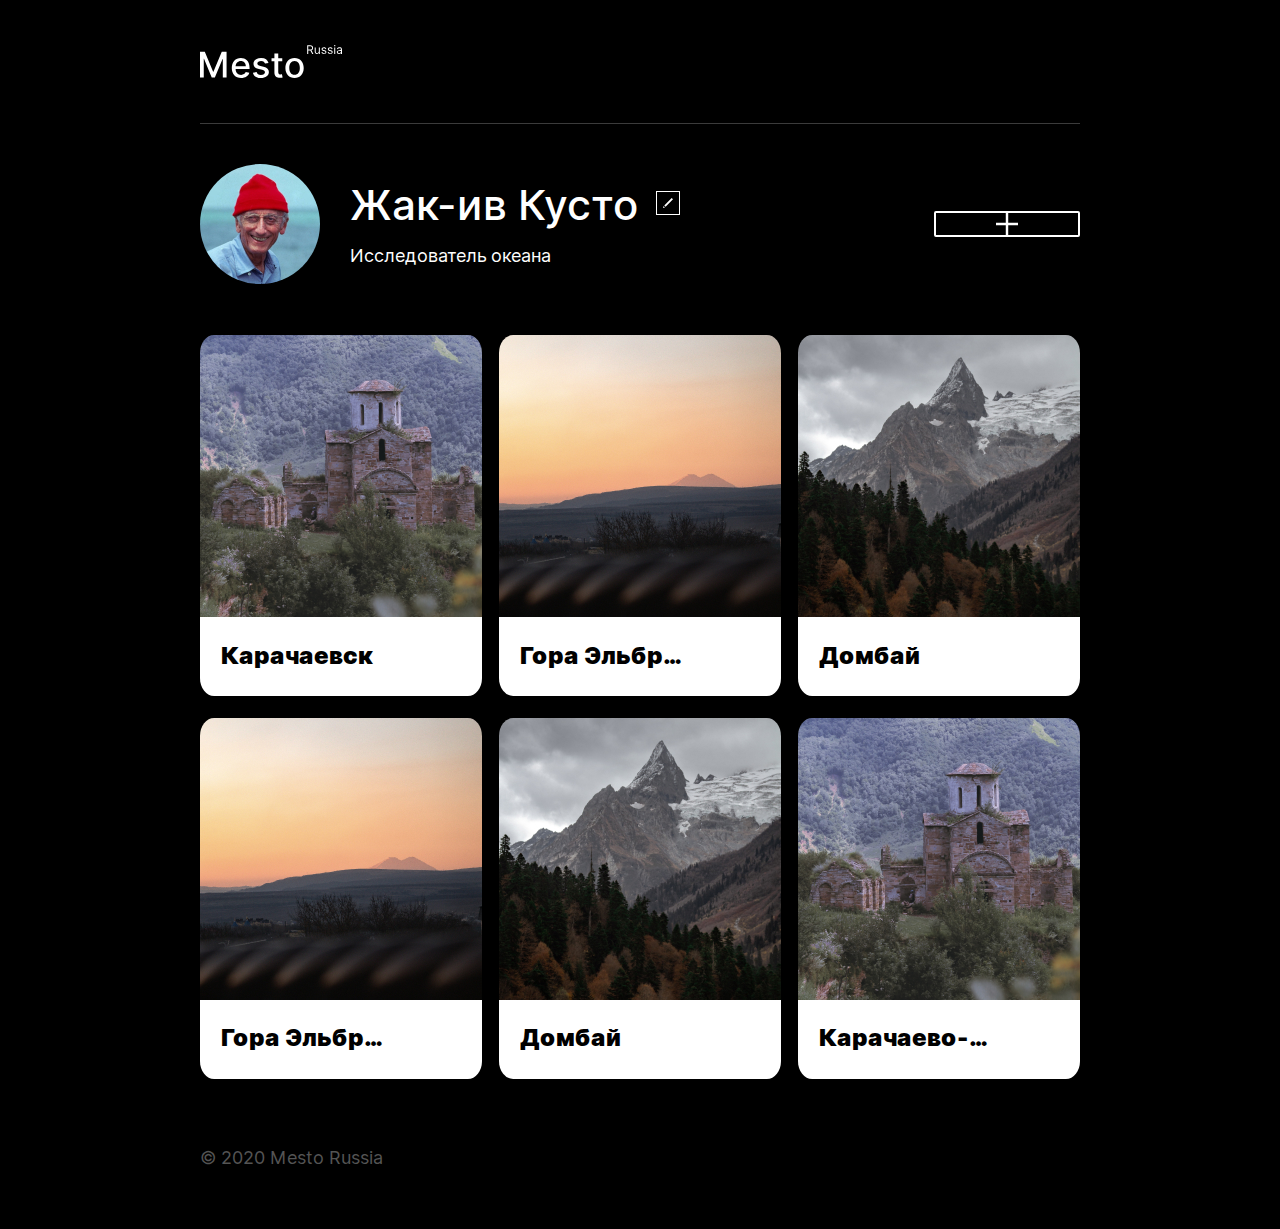
<file: mesto/index.html>
<!DOCTYPE html>
<html lang="ru">

<head>
    <meta charset="UTF-8">
    <meta name="viewport" content="width=device-width, initial-scale=1">
    <title>Место</title>
    <link rel="stylesheet" href="./pages/index.css">
</head>

<body class="page">
    <div class="page__content">
        <header class="header">
            <img class="header__logo" alt="Лого сайта Место Россия" src="image/header/logo.svg">
        </header>
        <main>
            <section class="profile">
                <div class="profile__profile-info">
                    <img class="profile__avatar" alt="Фотография Аватара" src="image/profile/profile_avatar.jpg">
                    <div class="profile__profile-info-grid">
                        <h1 class="profile__profile-info-name">Жак-ив Кусто</h1>
                        <button class="button" type="button"><img class="profile__profile-info-edit-button"
                                alt="Изменение описания профиля" src="image/profile/edit-button.svg"></button>
                        <p class="profile__profile-info-desc">Исследователь океана</p>
                    </div>
                </div>
                <button class="button profile__add-button" type="button"><img class="profile__add-button-cross"
                        src="./image/profile/add-button.svg" alt="Кнопка добавление карточки"></button>
            </section>
            <section class="elements">
                <article class="element">
                    <img class="element__img" alt="Старый храм в окружении гор" src="image/elements/karachaevsk.jpg">
                    <h2 class="element__name">Карачаевск</h2>
                    <button class="element__like button" type="button"></button>
                </article>
                <article class="element">
                    <img class="element__img" alt="Еле заметная гора эльбрус в отдалении во время рассвета" src="image/elements/Elbrus-mount.jpg">
                    <h2 class="element__name">Гора Эльбрус</h2>
                    <button class="element__like button" type="button"></button>
                </article>
                <article class="element">
                    <img class="element__img" alt="Острый снежный пик" src="image/elements/dombai.jpg">
                    <h2 class="element__name">Домбай</h2>
                    <button class="element__like button" type="button"></button>
                </article>
                <article class="element">
                    <img class="element__img" alt="Еле заметная гора эльбрус в отдалении во время рассвета" src="image/elements/Elbrus-mount.jpg">
                    <h2 class="element__name">Гора Эльбрус</h2>
                    <button class="element__like button" type="button"></button>
                </article>
                <article class="element">
                    <img class="element__img" alt="Острый снежный пик" src="image/elements/dombai.jpg">
                    <h2 class="element__name">Домбай</h2>
                    <button class="element__like button" type="button"></button>
                </article>
                <article class="element">
                    <img class="element__img" alt="Старый храм в окружении гор" src="image/elements/karachaevsk.jpg">
                    <h2 class="element__name">Карачаево-Черкеск</h2>
                    <button class="element__like button" type="button"></button>
                </article>
            </section>
            <section class="edit-popup">
                <div class="edit-popup__form">
                    <button class="button" type="button"> <img class="edit-popup__close-icon"
                            alt="Иконка закрытия формы" src="image/edit-form/close-Icon.svg"></button>
                    <h2 class="edit-popup__title">Редактировать профиль</h2>
                    <form name="edit-popup" id="form">
                        <input type="text" name="edit-popup-name" id="inp-name" placeholder="Название" class="edit-popup__input">
                        <input type="text" name="edit-popup-desc" id="inp-desc" placeholder="Описание" class="edit-popup__input">
                        <button class="edit-popup__submit button" type="submit">Сохранить</button>
                    </form>
                </div>
            </section>
        </main>
        <footer class="footer">
            <p class="footer__text">&copy; 2020 Mesto Russia</p>
        </footer>
    </div>
    <script src="./script/script.js"></script>
</body>

</html>
</file>
<file: mesto/pages/index.css>
@import url(../vendor/normalize.css);
@import url(../fonts/inter/Inter-Web/inter.css);
@import url(../blocks/page/page.css);
@import url(../blocks/page/__content/page__content.css);
@import url(../blocks/button/button.css);

/*Важные штуки*/

@import url(../blocks/header/header.css);
@import url(../blocks/header/__logo/header__logo.css);

/*Header*/

@import url(../blocks/profile/profile.css);
@import url(../blocks/profile/__add-button/profile__add-button.css);
@import url(../blocks/profile/__add-button-cross/profile__add-button-cross.css);
@import url(../blocks/profile/__avatar/profile__avatar.css);
@import url(../blocks/profile/__profile-info/profile__profile-info.css);
@import url(../blocks/profile/__profile-info-desc/profile__profile-info-desc.css);
@import url(../blocks/profile/__profile-info-edit-button/profile__profile-info-edit-button.css);
@import url(../blocks/profile/__profile-info-name/profile__profile-info-name.css);
@import url(../blocks/profile/__profile-info-grid/profile__profile-info-grid.css);

/*PROFILE*/

@import url(../blocks/elements/elements.css);

/*Elements*/

@import url(../blocks/element/element.css);
@import url(../blocks/element/__img/element__img.css);
@import url(../blocks/element/__like/element__like.css);
@import url(../blocks/element/__like/_active/element__like_active.css);
@import url(../blocks/element/__name/element__name.css);

/*Element*/

@import url(../blocks/footer/footer.css);
@import url(../blocks/footer/__text/footer__text.css);

/*Footer*/

@import url(../blocks/edit-popup/edit-popup.css);
@import url(../blocks/edit-popup/__toggle/edit-popup__toggle.css);
@import url(../blocks/edit-popup/__close-icon/edit-popup__close-icon.css);
@import url(../blocks/edit-popup/__form/edit-popup__form.css);
@import url(../blocks/edit-popup/__input/edit-popup__input.css);
@import url(../blocks/edit-popup/__submit/edit-popup__submit.css);
@import url(../blocks/edit-popup/__title/edit-popup__title.css);
</file>
